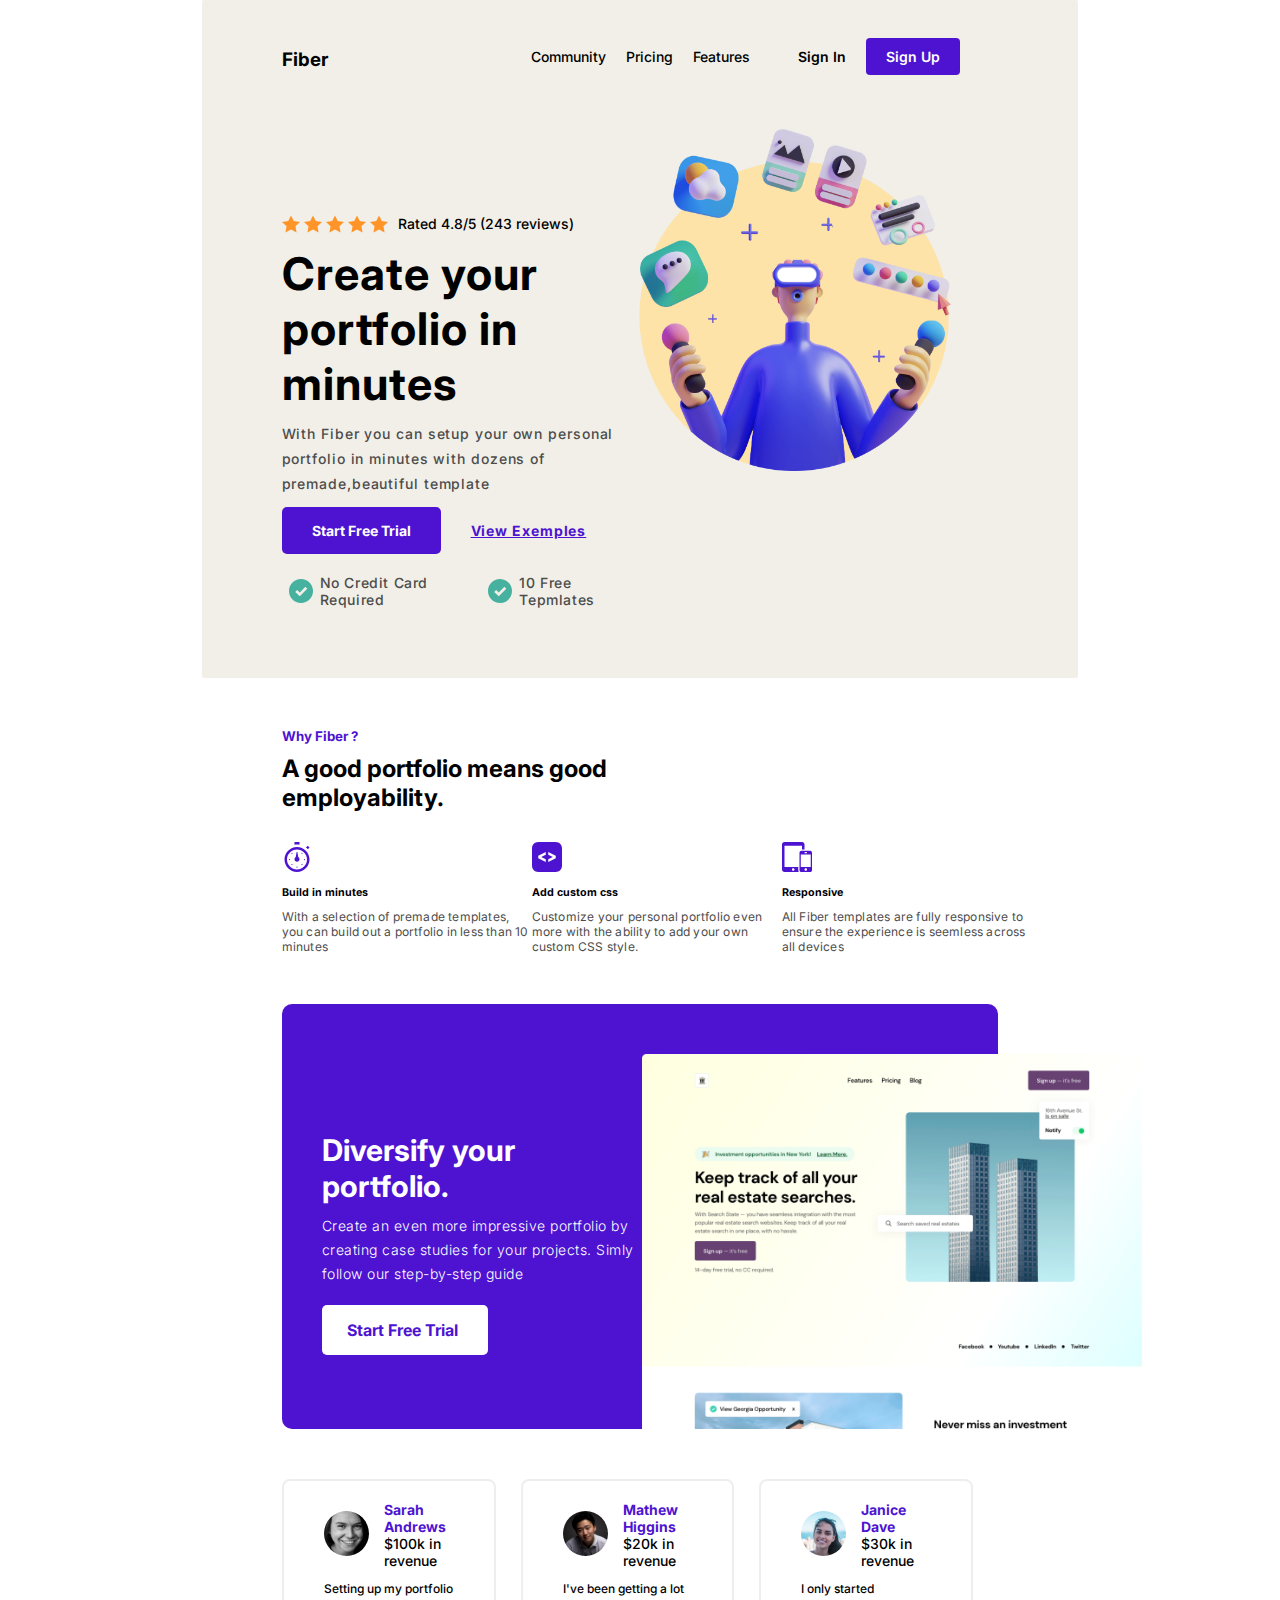
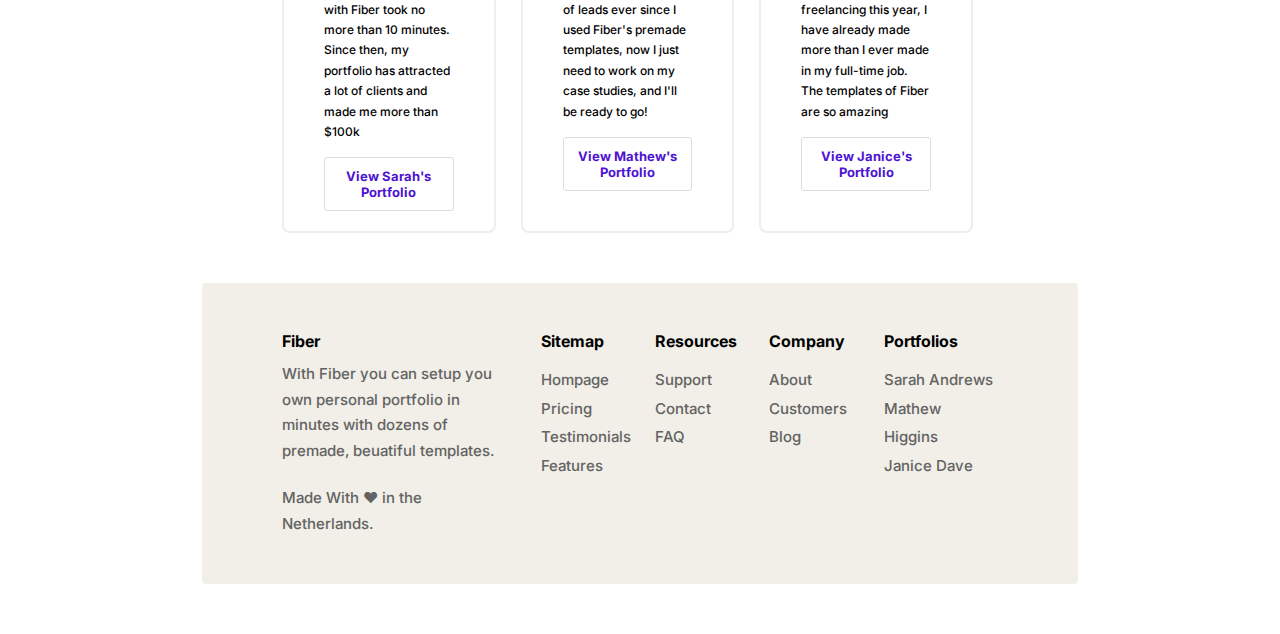
<file: index.html>
<!DOCTYPE html>
<html lang="en">
<head>
    <meta charset="UTF-8">
    <meta http-equiv="X-UA-Compatible" content="IE=edge">
    <meta name="viewport" content="width=device-width, initial-scale=1.0">
    <link rel="stylesheet" type="text/css" href="style.css">
    <link rel="preconnect" href="https://fonts.googleapis.com">
    <link rel="preconnect" href="https://fonts.gstatic.com" crossorigin>
    <link href="https://fonts.googleapis.com/css2?family=Inter:wght@300&display=swap" rel="stylesheet">
    <title>Fiber</title>
</head>
<body>
    <div id="heading">
        <div class="nav__heading">
            <div class="logo common__flex">
                <h3>Fiber</h3>
            </div>
            <div class="middle-nav common__flex">
                <ul class="middle__list">
                    <li class="middle-item">Community</li>
                    <li class="middle-item">Pricing</li>
                    <li class="middle-item">Features</li>
                </ul>
            </div>
            <div class="right__nav common__flex">
                <ul class="right__list">
                    <li class="right-item">Sign In</li>
                    <li class="right-item"><a href="/login.html">Sign Up</a></li>
                </ul>
            </div>
            <div id="shape">
                <img src="/Assets/Hamburger Menu.svg" alt="">
            </div>
            <div class="mobile__nav" id="mobile-nav">
                <ul>
                    <li>Community</li>
                    <li>Pricing</li>
                    <li>Features</li>
                    <li>Sign In</li>
                    <li>Sign Up</li>
                </ul>
            </div>
        </div>
        <div class="buttom__heading">
            <div class="left__buttom_heading">
                <div class="rating">
                    <div class="stars">
                        <img src="/Assets/star.svg" alt="stars">
                        <img src="/Assets/star.svg" alt="stars">
                        <img src="/Assets/star.svg" alt="stars">
                        <img src="/Assets/star.svg" alt="stars">
                        <img src="/Assets/star.svg" alt="stars">
                    </div>
                    <div class="rated">
                        <p>Rated 4.8/5 (243 reviews)</p>
                    </div>
                </div>
                <h1>Create your portfolio in minutes</h1>
                <p>With Fiber you can setup your own personal portfolio in minutes with dozens of premade,beautiful template</p>
                <div class="button__exemple">
                    <h4>Start Free Trial</h4>
                    <h4><a href="#">View Exemples</a></h4>
                </div>
                <div class="card">
                    <div class="left__card">
                        <img src="Assets/Checkmark.svg" alt="check mark" class="card__info">
                        <p class="card__info">No Credit Card Required</p>
                    </div>
                    <div class="right__card">
                        <img src="Assets/Checkmark.svg" alt="check mark" class="card__info">
                        <p class="card__info">10 Free Tepmlates</p>
                    </div>
                </div>
            </div>
            <div class="right__buttom__heading">
                <img src="/Assets/hero-Illustration.png" alt="hero-Illustration">
            </div>
        </div>
    </div>
    <section id="services">
        <div class="container">
            <h5>Why Fiber ?</h5>
            <h2>A good portfolio means good employability.</h2>
            <div class="features">
                <div class="time">
                    <img src="/Assets/time.svg" alt="" class="feature__images">
                    <h6>Build in minutes</h6>
                    <p>With a selection of premade templates, you can build out a portfolio in less than 10 minutes</p>
                </div>
                <div class="code">
                    <img src="/Assets/code.svg" alt="" class="feature__images">
                    <h6>Add custom css</h6>
                    <p>Customize your personal portfolio even more with the ability to add your own custom CSS style.</p>
                </div>
                <div class="responsive">
                    <img src="/Assets/allSizes.svg" alt="" class="feature__images">
                    <h6>Responsive</h6>
                    <p>All Fiber templates are fully responsive to ensure the experience is seemless across all devices</p>
                </div>
            </div>
            <div class="page__image">
                <div class="desc__page__image">
                    <h1>Diversify your portfolio.</h1>
                    <p>Create an even more impressive portfolio by creating case studies for your projects. Simly follow our step-by-step guide</p>
                    <p>Start Free Trial</p>
                </div>
                <div class="image__page">
                    <img src="/Assets/Page Image.png" alt="" >
                </div>
            </div>
        </div>
    </section>
    
    <section id="testimenials">
        <div class="container">
            <div class="all__cards">
                <div class="card__profile">
                    <div class="card__person">
                        <div class="person__avatar">
                            <img src="/Assets/User Avatar.svg" alt="user avatar">
                        </div>
                        <div class="person__info">
                            <p>Sarah Andrews</p>
                            <p>$100k in revenue</p>
                        </div>
                    </div>
                    <div class="card__desc">
                        <p>Setting up my portfolio with Fiber took no more than 10 minutes. Since then, my portfolio has attracted a lot of clients and made me more than $100k </p>
                    </div>
                    <div class="my__view">
                        <p>View Sarah's Portfolio</p>
                    </div>
                </div>
                <div class="card__profile">
                    <div class="card__person">
                        <div class="person__avatar">
                            <img src="/Assets/User Avatar 2.svg" alt="user avatar">
                        </div>
                        <div class="person__info">
                            <p>Mathew Higgins</p>
                            <p>$20k in revenue</p>
                        </div>
                    </div>
                    <div class="card__desc">
                        <p>I've been getting a lot of leads ever since I used Fiber's premade templates, now I just need to work on my case studies, and I'll be ready to go! </p>
                    </div>
                    <div class="my__view">
                        <p>View Mathew's Portfolio</p>
                    </div>
                </div>
                <div class="card__profile">
                    <div class="card__person">
                        <div class="person__avatar">
                            <img src="/Assets/User Avatar 32.svg" alt="user avatar">
                        </div>
                        <div class="person__info">
                            <p>Janice Dave</p>
                            <p>$30k in revenue</p>
                        </div>
                    </div>
                    <div class="card__desc">
                        <p>I only started freelancing this year, I have already made more than I ever made in my full-time job. The templates of Fiber are so amazing </p>
                    </div>
                    <div class="my__view">
                        <p>View Janice's Portfolio</p>
                    </div>
                </div>
            </div>
        </div>
    </section>

    <section id="footer">
        <div class="container">
            <div class="footer__details">
                <div class="first">
                    <h4>Fiber</h4>
                    <p>With Fiber you can setup you own personal portfolio in minutes with dozens of premade, beuatiful templates.</p>
                    <p>Made With ♥ in the Netherlands.</p>
                </div>
                <div class="second">
                    <h4>Sitemap</h4>
                    <ul>
                        <li>Hompage</li>
                        <li>Pricing</li>
                        <li>Testimonials</li>
                        <li>Features</li>
                    </ul>
                </div>
                <div class="third">
                    <h4>Resources</h4>
                    <ul>
                        <li>Support</li>
                        <li>Contact</li>
                        <li>FAQ</li>
                    </ul>
                </div>
                <div class="fourth">
                    <h4>Company</h4>
                    <ul>
                        <li>About</li>
                        <li>Customers</li>
                        <li>Blog</li>
                    </ul>
                </div>
                <div class="fifth">
                    <h4>Portfolios</h4>
                    <ul>
                        <li>Sarah Andrews</li>
                        <li>Mathew Higgins</li>
                        <li>Janice Dave</li>
                    </ul>
                </div>
            </div>
        </div>
    </section>

    <script src="/main.js"></script>
</body>
</html>
</file>
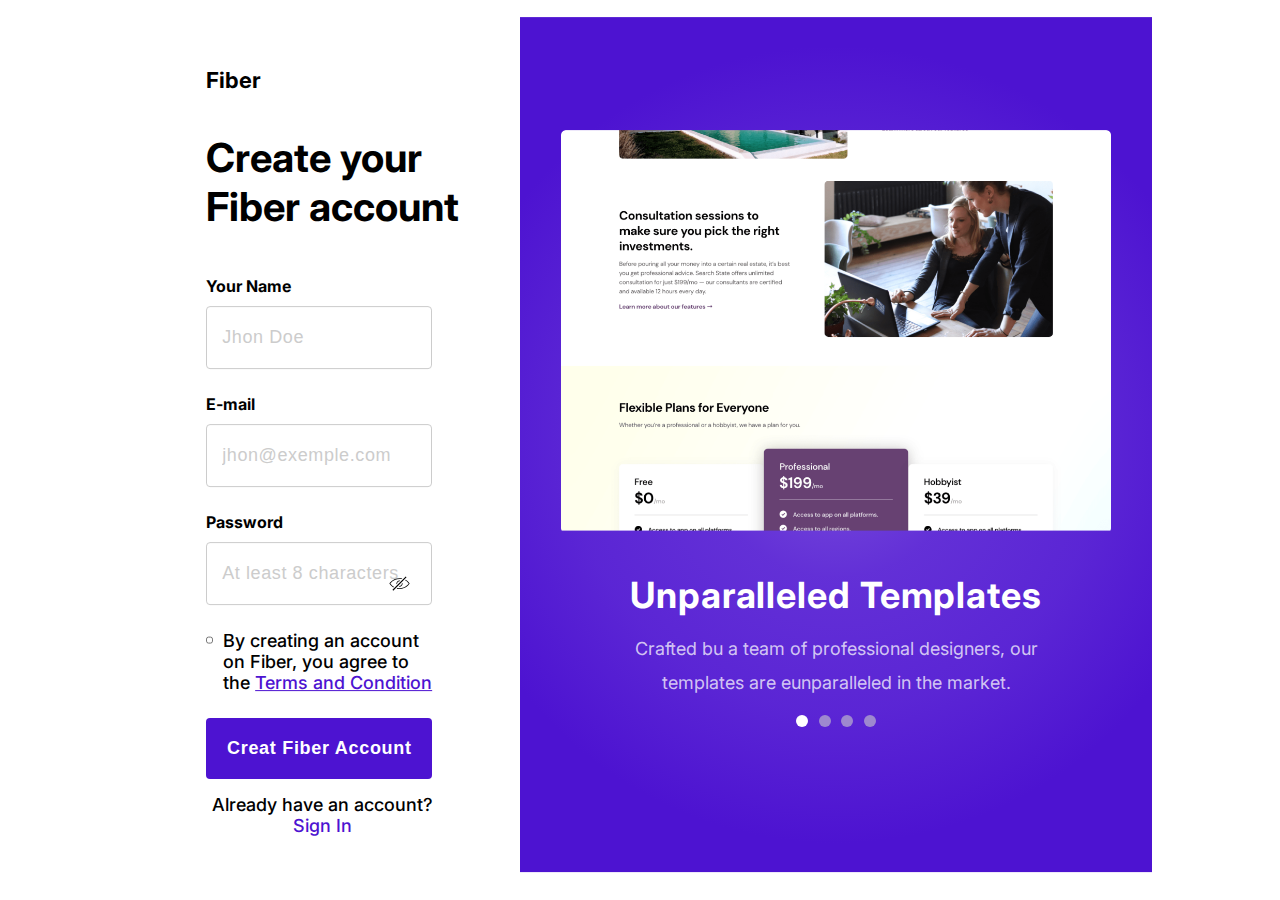
<file: login.html>
<!DOCTYPE html>
<html lang="en">
<head>
    <meta charset="UTF-8">
    <meta http-equiv="X-UA-Compatible" content="IE=edge">
    <meta name="viewport" content="width=device-width, initial-scale=1.0">
    <link rel="preconnect" href="https://fonts.googleapis.com">
    <link rel="preconnect" href="https://fonts.gstatic.com" crossorigin>
    <link href="https://fonts.googleapis.com/css2?family=Inter:wght@300&display=swap" rel="stylesheet">
    <link rel="stylesheet" type="text/css" href="/login.css">
    <title>Sign Up</title>
</head>
<body>
    <div id="login__page">
        <div class="container">
            <div class="login__profile">
                <div class="login__detail">
                    <div class="logo">
                        <h4>Fiber</h4>
                    </div>
                    <div class="heading">
                        <h1>Create your Fiber account</h1>
                    </div>
                    <form action="" method="post">
                        <label for="name">Your Name</label>
                        <input type="text" placeholder="Jhon Doe" class="form-control" required>
                        <label for="email">E-mail</label>
                        <input type="email" placeholder="jhon@exemple.com" class="form-control" required>
                        <label for="password">Password</label>
                        <input type="password" placeholder="At least 8 characters" class="form-control" id="pass" required>
                        <img src="/Assets/hide password.svg" alt="" id="hide-pass">
                        <img src="/Assets/eye-slash.svg" alt="" id="show-pass">
                        <div class="checkbox">
                            <input type="checkbox" name="chek" id="check" class="check__button" required>
                            <p>By creating an account on Fiber, you agree to the <a href="#">Terms and Condition</a></p>
                        </div>
                        <button type="submit">Creat Fiber Account</button>
                    </form>
                    <div class="already">
                        <p>Already have an account? <a href="#">Sign In</a></p>
                    </div>
                </div>
                <div class="login__image">
                    <img src="/Assets/Sign Up Image.png" alt="sign up" >
                    <div class="info">
                        <h1>Unparalleled Templates</h1>
                        <p>Crafted bu a team of professional designers, our templates are eunparalleled in the market.</p>
                    </div>
                    <div class="bullets">
                        <ul>
                            <li></li>
                            <li></li>
                            <li></li>
                            <li></li>
                        </ul>
                    </div>
                </div>
            </div>
        </div>
    </div>

    <script src="/login.js"></script>
</body>
</html>
</file>
<file: style.css>
*{
    margin: 0;
    padding: 0;
    font-family: 'Inter', sans-serif;
}
#heading{
    width: 56vw;
    margin: 0 auto 50px;
    font-size: 14px;
    background-color: rgb(190 180 147 / 22%);
    padding: 3rem 5rem 0;
    border-radius: 2px;
    height: 70vh;
}
#heading .nav__heading{
    display: flex;
    justify-content: space-between;
}
#heading .common__flex{
    flex: 1;
}
#heading .logo{
    cursor: pointer;
    font-size: 16px;
}
#heading .middle-nav{
    width: calc(90vw/3);
    display: flex;
    justify-content: space-around;
}
#heading ul li{
    list-style: none;
    margin: 0 10px;
    font-weight: 500;
    cursor: pointer;
}
#heading ul li a{
    text-decoration: none;
    color: #fff;
}
#heading .middle__list, 
#heading .right__list{
    display: flex;
    justify-content: center;
}
#heading .right__list li:nth-of-type(1){
    font-weight: 600;
}
#heading .right__list li:nth-of-type(2){
    font-weight: 600;
    background-color: #4D13D1;
    color: #fff;
    padding: 10px 20px;
    border-radius: 4px;
    margin-top: -10px;
    transition: all 0.15s;
}
#heading .right__list li:nth-of-type(2):hover{
    background-color: #5c2dc9;
}
.buttom__heading{
    margin-top: 100px;
    display: flex;
}
.rating{
    display: flex;
    font-size: 14px;
    font-weight: 500;
}
.rating .stars{
    margin-right: 10px;
}
.buttom__heading .left__buttom_heading{
    width: 40vw;
    margin-top: 40px;
}
.buttom__heading .left__buttom_heading > h1{
    font-size: 45px;
    letter-spacing: 1px;
    margin: 10px 0;
}
.buttom__heading .left__buttom_heading > p{
    font-weight: 500;
    margin-bottom: 10px;
    color: rgb(77, 76, 76);
    letter-spacing: 0.9px;
    line-height: 1.8;
}
.buttom__heading .left__buttom_heading .button__exemple{
    display: flex;
    margin-bottom: 20px;
}
.button__exemple h4:nth-of-type(1){
    background-color: #4D13D1;
    color: #fff;
    padding: 15px 30px;
    border-radius: 5px;
}
.button__exemple h4:nth-of-type(2){
    padding: 15px 30px;    
}
.button__exemple h4 a {
    color: #4D13D1;
    letter-spacing: 0.9px;
    font-size: 14px;
}
.buttom__heading .card,
.buttom__heading .card .left__card,
.buttom__heading .card .right__card{
    display: flex;
    font-size: 14px;
    font-weight: 500;
    color: rgb(77, 76, 76);
    letter-spacing: 0.6px;
    align-items: center;
    
}
.buttom__heading .card .left__card{
    margin-right: 10px;
}
.buttom__heading .card .card__info{
    margin-left: 7px;
}

.right__buttom__heading{
    width: 42vw;
    position: relative;
}
.right__buttom__heading img{
    width: 100%;
    position: absolute;
    top: -70px;
    right: 20px;
}

#services{
    width: 56vw;
    margin: 0 auto 50px;

}
.container{
    width: 100%;
}
.container h5{
    color: #4D13D1;
    margin-bottom: 10px;
}
.container h2{
    max-width: 400px;
    margin-bottom: 30px;
}
.container .features{
    display: flex;
    margin-bottom: 50px;
}
.container .features > div{
    flex: 1;
}
.container .features .feature__images{
    width: 30px;
    margin-bottom: 10px;
}
.container .features > div > h6{
    margin-bottom: 10px;
}
.container .features > div > p{
    font-size: 12px;
    color: rgb(77, 76, 76);
    width: 250px;
    letter-spacing: 0.2px;
}
.container .page__image{
    display: flex;
    background-color: #4D13D1;
    color: #fff;
    padding: 50px 40px 0;
    border-radius: 10px;
}
.container .page__image > div{
    flex: 1;
    margin-bottom: -4px;
}
.container .page__image .image__page img{
    width: 500px;
}
.container .page__image .desc__page__image{
    display: flex;
    flex-direction: column;
    justify-content: center;
}
.container .page__image .desc__page__image h1{
    margin-bottom: 10px;
    font-size: 30px;
}
.container .page__image .desc__page__image p:nth-of-type(1) {
    font-size: 14px;
    letter-spacing: 0.5px;
    width: 320px;
    margin-bottom: 20px;
    font-weight: 300;
    line-height: 1.7;
}
.container .page__image .desc__page__image p:nth-of-type(2){
    background-color: #fff;
    color: #4D13D1;
    width: 116px;
    padding: 15px 25px;
    border-radius: 5px;
    font-weight: bold;
    cursor: pointer;
}
.container .page__image .desc__page__image p:nth-of-type(2):hover{
    background-color: rgb(230, 227, 227);
}

#testimenials{
    width: 56vw;
    margin: 0 auto 50px;
}
#testimenials .container .all__cards{
    display: flex;
}
.all__cards .card__profile{
    flex: 1;
    padding: 20px  40px;
    border: 2px solid rgb(240, 237, 237);
    border-radius: 8px;
    margin-right: 25px;
}
.all__cards .card__profile .card__person{
    display: flex;
    align-items: center;
    margin-bottom: 10px;
}
.all__cards .card__profile .card__person .person__avatar{
    margin-right: 15px;
}
.card__person .person__avatar img{
    width: 45px;
}
.card__person .person__info{
    font-size: 14px;
}
.card__person .person__info p:nth-of-type(1){
    color: #4D13D1;
    font-weight: bold;
}
.card__person .person__info p:nth-of-type(2){
    font-weight: 500;
}
.all__cards .card__profile .card__desc{
    font-size: 12px;
    font-weight: 500;
    color: rgb(0 0 0);
    margin-bottom: 15px;
    line-height: 1.7;
}
.all__cards .card__profile .my__view{
    border: 1px solid rgb(223, 220, 220);
    text-align: center;
    padding: 10 auto;
    cursor: pointer;
    border-radius: 3px;
}
.all__cards .card__profile .my__view p{
    padding: 10px;
    font-size: 13px;
    color: #4d13d1;
    font-weight: 700;
    transition: all 0.3s;
}
.all__cards .card__profile .my__view p:hover{
    color: #fff;
    background-color: #4d13d1;
    border-radius: 3px;
}

#footer {
    width: 56vw;
    margin: 0 auto 50px;
    background-color: rgb(190 180 147 / 22%);
    padding: 3rem 5rem;
    border-radius: 4px;
}

#footer .container .footer__details{
    display: flex;
}
#footer .container .footer__details > div{
    flex: 1;
}
#footer .container .footer__details > div:nth-child(1){
    flex: 2;
}
#footer .container .footer__details .first{
    margin-right: 30px;
}
#footer .container .footer__details .first h4{
    margin-bottom: 10px;
}
#footer .container .footer__details .first p:nth-of-type(1){
    font-size: 15px;
    margin-bottom: 22px;
    color: rgb(99, 99, 99);
    line-height: 1.7;
    font-weight: 500;
}
#footer .container .footer__details .first p:nth-of-type(2){
    font-size: 15px;
    color: rgb(99, 99, 99);
    line-height: 1.7;
    font-weight: 500;
}
#footer .container .footer__details h4{
    margin-bottom: 15px;
}
#footer .container .footer__details ul{
    list-style: none;
    line-height: 1.9;
    
}
#footer .container .footer__details ul li{
    color:rgb(99, 99, 99);
    cursor: pointer;
    transition: all 0.2s;
    font-weight: 500;
    font-size: 15px;
}
#footer .container .footer__details ul li:hover{
    color:#4d13d1;
}
#shape{
    display: none;
    cursor: pointer;
}
.mobile__nav{
    position: absolute;
    margin: 30px auto;
    width: 50%;
    background-color: #e2dfd4de;
    right: 50%;
    top: 0px;
    transform: translate(50%, 30%);
    line-height: 2;
    z-index: 2;
    border-radius: 5px;
    text-align: center;
    color: slategray;
    display: none;
}
.mobile__nav ul li:nth-child(even){
    background-color: rgb(221, 212, 198);
}
.mobile__nav ul li:hover{
    transition: all 0.3s;
}
.mobile__nav ul li:hover{
    background-color: rgb(206, 201, 195);
    color: #fff;
}
.toggleClass{
    display: block !important;
}


/* _______________________________Mobile responsive_____________________________ */
@media (max-width: 1200px){
    
}

@media (max-width: 1070px){
    #heading .nav__heading .middle-nav,
    #heading .nav__heading .right__nav{
        display: none;
    }
    #shape{
        display: block;
    }
    .buttom__heading{
        margin-top: 100px;
        display: flex;
        flex-direction: column;
    }
    .buttom__heading .left__buttom_heading{
        margin-top: 30%;
    }
    .buttom__heading .left__buttom_heading .rating{
        display: none;
    }
    .buttom__heading .right__buttom__heading{
        position: absolute;
        top: 12%;
        width: 30vw;
        right: 48%;
        transform: translate(50%, 50%);
    }
    #services {
        width: 72vw;
    }
    .container .page__image {
        display: flex;
        background-color: #4D13D1;
        color: #fff;
        padding: 20px 15px 0;
        border-radius: 10px;
        /* overflow: hidden; */
        width: fit-content;
    }
    .container .page__image .image__page img{
        width: 400px;
    }
    #testimenials {
        width: 72vw;
    }
    .all__cards .card__profile {
        flex: 1;
        padding: 10px 15px;
        border: 2px solid rgb(240, 237, 237);
        border-radius: 5px;
        margin-right: 20px;
    }
}

@media (max-width: 991.98px){
    #heading .nav__heading .middle-nav,
    #heading .nav__heading .right__nav{
        display: none;
    }
    #heading{
        padding-bottom: 20px;
    }
}
@media (max-width: 767.98px){
    #heading .nav__heading .middle-nav,
    #heading .nav__heading .right__nav{
        display: none;
    }
    #heading {
        height: 77vh;
    }
    .buttom__heading .right__buttom__heading {
        width: 37vw;
    }
    .buttom__heading .left__buttom_heading > h1 {
        font-size: 38px;
        margin: 0 0 5px;
    }
    .buttom__heading .left__buttom_heading > p {
        letter-spacing: 1.4px;
    }
    .buttom__heading .left__buttom_heading .button__exemple {
        margin-bottom: 0px;
        flex-direction: column;
        align-items: center;
    }
    .button__exemple h4:nth-of-type(1) {
        width: 100%;
        margin: 0 auto;
        text-align: center;
    }
    .button__exemple h4:nth-of-type(2) {
        padding: 15px 30px;
        margin: 0 auto ;
        width: 100%;
        text-align: center;
    }
    .buttom__heading .card {
        flex-direction: column;
        align-items: flex-start;
    }
    .buttom__heading .card .left__card {
        margin-right: 0;
        margin-bottom: 10px;
    }
    #services {
        width: 72vw;
    }
    .container h2 {
        max-width: 200px;
    }
    .container .features {
        display: flex;
        margin-bottom: 15px;
        flex-direction: column;
    }
    .container .features > div {
        margin-bottom: 20px;
    }
    .container .features .feature__images {
        margin-bottom: 5px;
    }
    .container .features > div > h6 {
        margin-bottom: 5px;
    }
    .container .features > div > p {
        font-size: 13px;
        width: 100%;
    }
    .container .page__image {
        display: flex;
        flex-direction: column;
        padding: 30px 15px 0;
        justify-content: center;
        width: 100%;
    }
    .container .page__image .desc__page__image {
        margin: 5px auto 10px;
    }
    .container .page__image .image__page {
        margin: 10px auto -4px;
    }
    .container .page__image .desc__page__image h1 {
        width: 205px;
    }
    .container .page__image .desc__page__image p:nth-of-type(1) {
        width: 215px;
    }
    .container .page__image .image__page img {
        width: 215px;
    }
    .container .page__image .desc__page__image p:nth-of-type(2) {
        width: 43vw;
        text-align: center;
    }
    #testimenials .container .all__cards {
        display: flex;
        flex-direction: column;
    }
    .all__cards .card__profile {
        flex: 1;
        padding: 10px 15px;
        border: 2px solid rgb(240, 237, 237);
        border-radius: 5px;
        margin: 10px auto;
    }
    #footer .container .footer__details {
        display: flex;
        flex-direction: column;
    }
    #footer .container .footer__details > div {
        margin-bottom: 20px;
    }
    #footer .container .footer__details h4 {
        margin-bottom: 5px;
    }
}
@media (max-width: 575.98px){
    #heading .nav__heading .middle-nav,
    #heading .nav__heading .right__nav{
        display: none;
    }
}
</file>
<file: login.css>
*{
    margin: 0;
    padding: 0;
    box-sizing: border-box;
}
body {
    font-family: 'Inter', sans-serif;
}
#login__page{
    background-color: #fff;
    position: relative;
}
#login__page .container {
    position: absolute;
    width: 80vw;
    top: 50%;
    left: 50%;
    transform: translate(-50%, 2%);
}
#login__page .login__profile{
    width: 100%;
    display: flex;
    justify-content: center;
}
#login__page .login__profile > div{
    flex: 1;
    padding: 30px 41px;
    height: 95vh;
}
.login__detail{
    display: flex;
    flex-direction: column;
}
.login__detail form{
    display: flex;
    flex-direction: column;
    position: relative;
    width: 73%;
    margin-left: 12%;
}
.login__detail form img{
    position: absolute;
    width: 25px;
    right: 20px;
    top: 57%;
    cursor: pointer;
}
.login__detail form #show-pass{
    display: block;
}
.login__detail form #hide-pass{
    display: none;
}


.login__detail .logo{
    margin-bottom: 40px;
    font-size: 22px;
    margin-top: 20px;
    margin-left: 12%;
}
.login__detail .heading{
    margin-bottom: 45px;
    font-size: 20px;
    margin-left: 12%;
}
.login__detail form label{
    font-weight: bold;
    margin-bottom: 10px;
}
.login__detail form input{
    margin-bottom: 25px;
    padding: 20px 15px;
    border-radius: 4px;
    border: 0.5px solid #ccc;
    outline: none;
    overflow: hidden;
    font-size: 18px;
    letter-spacing: 0.6px;
    font-weight: 500;
}
.login__detail form input:last-of-type{
    margin-bottom: 25px;
}
.login__detail form input::placeholder{
    color: #ccc;
}
.login__detail form .checkbox{
    display: flex;
    margin-bottom: 25px;
}
.login__detail form .checkbox > input{
    width: 20px;
    height: 20px;
    border: 0.5px solid #ccc;
    border-radius: 5px;
    overflow: hidden;
    outline: none;
    margin-right: 10px;
}
.login__detail form .checkbox p{
    font-size: 18px;
    font-weight: 500;
}
.login__detail form .checkbox p a{
    color: #4D13D1;
}
.login__detail button{
    background-color: #4D13D1;
    border-style: none;
    padding: 20px 20px;
    border-radius: 4px;
    color: #fff;
    margin-bottom: 15px;
    font-size: 18px;
    font-weight: 600;
    letter-spacing: 0.7px;
    cursor: pointer;
    width: 100%;
    margin-left: 0;
}
.login__detail .already{
    text-align: center;
    font-size: 18px;
    font-weight: 500;
    width: 75%;
    margin-left: 12%;
}
.login__detail .already p a{
    color: #4D13D1;
    text-decoration: none;
}

.login__image{
    /* background-color: #4d13d1; */
    color: #fff;
    background-image: radial-gradient(circle, #4d13d1bf, #4d13d1e0, #4d13d1eb, #4d13d1, #4d13d1);
}
.login__image img{
    width: 550px;
    margin-bottom: 40px;
    margin-top: 15%;
}
.login__image{
    display: flex;
    flex-direction: column;
    align-items: center;
}
.login__image .info{
    text-align: center;
}
.login__image .info h1{
    font-size: 36px;
    letter-spacing: 0.9px;
    margin-bottom: 15px;
}
.login__image .info p{
    line-height: 1.9;
    font-size: 18px;
    width: 420px;
    color: #ffffffbd;
}
.login__image .bullets ul {
    display: flex;
    justify-content: space-between;
    width: 80px;
    margin-top: 15px;
}
.login__image .bullets ul li{
    list-style: none;
    background-color: #ccc9;
    width: 12px;
    height: 12px;
    border-radius: 50%;
    
}
.login__image .bullets ul li:first-child{
    background-color: #fff;
}
@media (max-width: 991.98px){
    .login__profile .login__image{
        display: none;
    }
}
@media (max-width: 425px){
    .login__detail form{
        width: 100%;
        margin-left: 0;
    }
    .login__detail form .checkbox p{
        font-size: 18px;
        font-weight: 500;
    }
    .login__detail button{
        width: 100%;
        margin-left: 0;
    }
    .login__detail .already{
        text-align: center;
        font-size: 16px;
        font-weight: 500;
        width: 100%;
        margin-left: 0;
    }
    .login__detail form .checkbox > input{
        width: 35px;
        height: 35px;
        border: 0.5px solid #ccc;
        border-radius: 10px;
        margin-right: 10px;
    }
    .login__detail form .checkbox p{
        font-size: 16px;
        font-weight: 500;
    }
    .login__detail .logo{
        margin-left: 0;
    }
    .login__detail .heading{
        font-size: 16px;
        margin-left: 0;
    }
    .login__detail form img{
        right: 15px;
        top: 66%;
    }
    #login__page .container {
        width: 85vw;
    }
}
</file>
